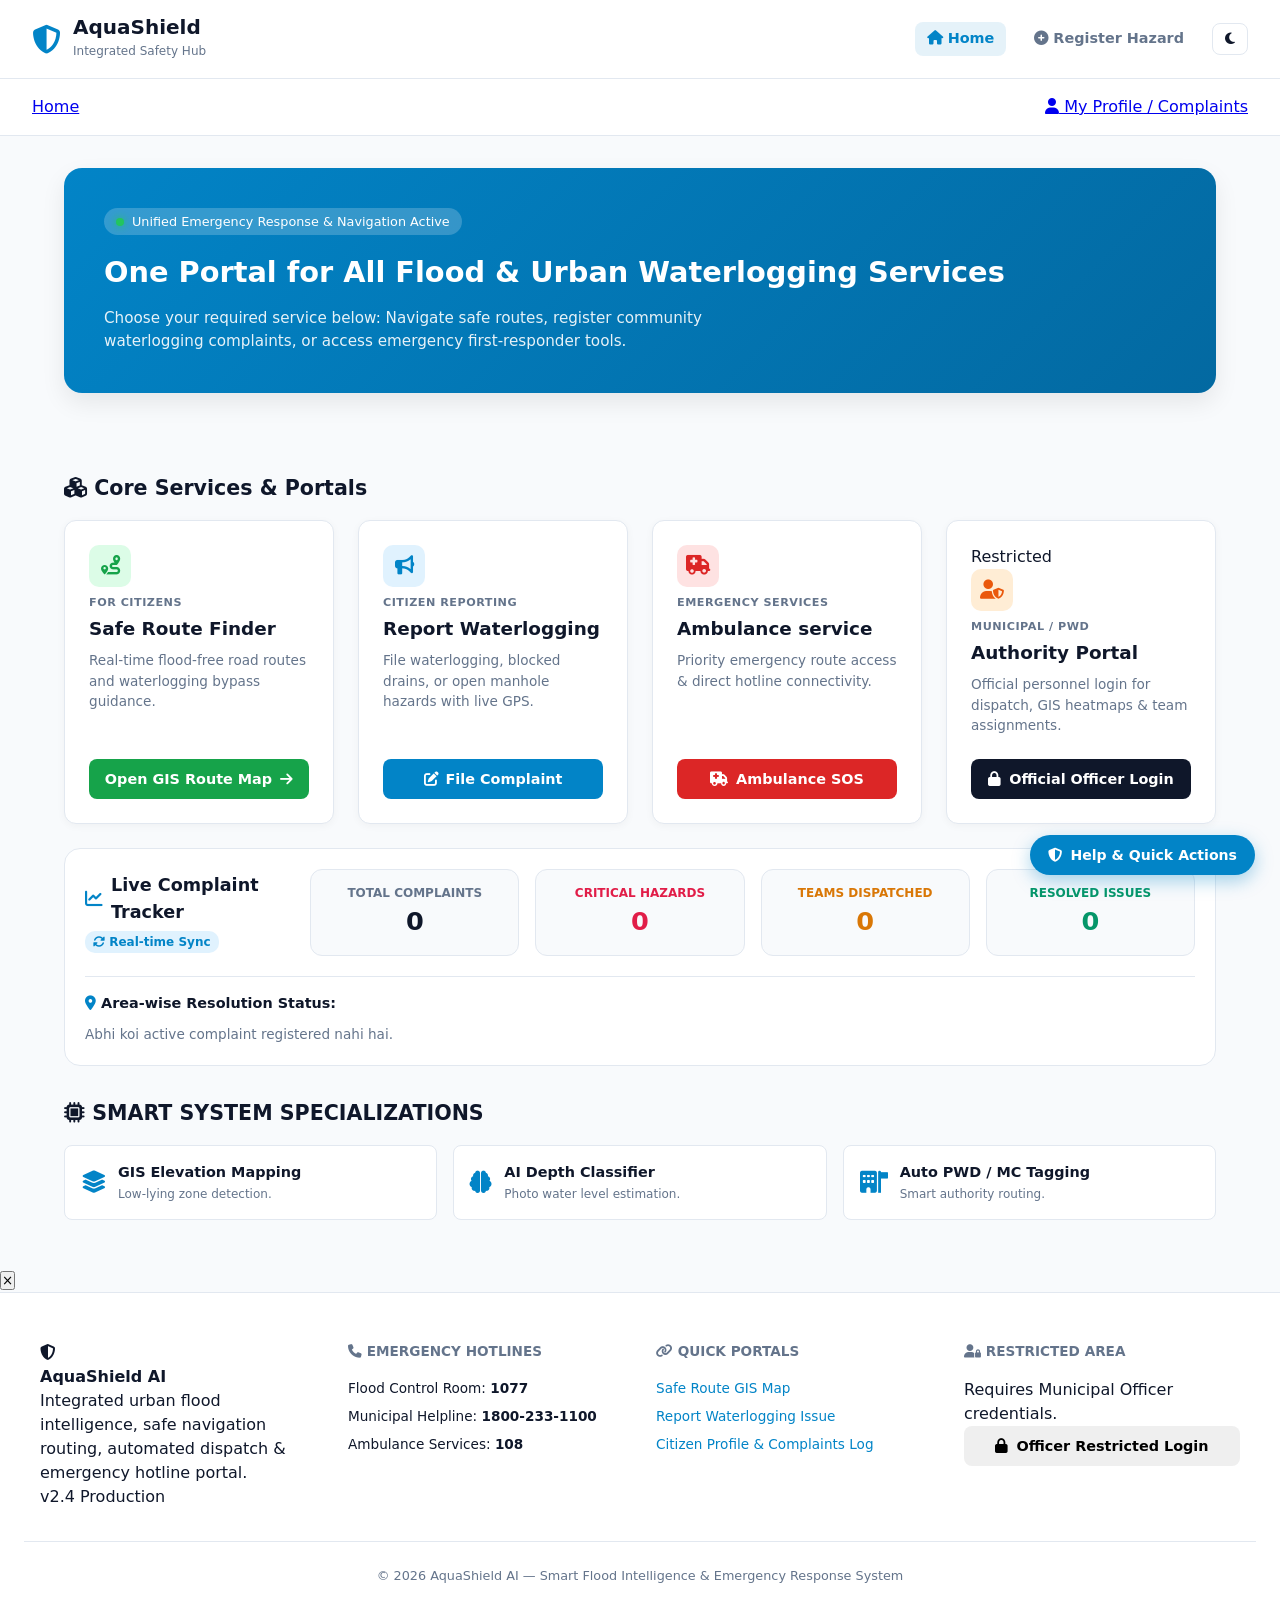
<file: index.html>
<!DOCTYPE html>
<html lang="en">
<head>
    <meta charset="UTF-8">
    <meta name="viewport" content="width=device-width, initial-scale=1.0">
    <title>AquaShield - Integrated Safety Hub</title>
    <link rel="stylesheet" href="https://cdnjs.cloudflare.com/ajax/libs/font-awesome/6.4.0/css/all.min.css">
    <link rel="stylesheet" href="style.css">

    <style>
        /* Live Stats Section Styling */
        .stats-container {
            background: #ffffff;
            border: 1px solid #e2e8f0;
            border-radius: 12px;
            padding: 20px;
            margin-bottom: 30px;
            box-shadow: 0 4px 15px rgba(0,0,0,0.05);
        }

        .stats-header {
            display: flex;
            align-items: center;
            justify-content: space-between;
            margin-bottom: 16px;
            padding-bottom: 10px;
            border-bottom: 1px solid #f1f5f9;
        }

        .stats-header h3 {
            margin: 0;
            font-size: 1.1rem;
            color: #0f172a;
            display: flex;
            align-items: center;
            gap: 8px;
        }

        /* 4 Horizontal Cards Grid */
        .stats-grid {
            display: grid;
            grid-template-columns: repeat(4, 1fr);
            gap: 15px;
            margin-bottom: 20px;
        }

        .stat-card {
            background: #f8fafc;
            border-radius: 10px;
            padding: 16px;
            border: 1px solid #e2e8f0;
            border-top: 4px solid #cbd5e1;
            display: flex;
            align-items: center;
            justify-content: space-between;
            transition: transform 0.2s ease;
        }

        .stat-card:hover {
            transform: translateY(-2px);
        }

        .stat-card.total { border-top-color: #0284c7; background: linear-gradient(180deg, #f0f9ff 0%, #ffffff 100%); }
        .stat-card.critical { border-top-color: #e11d48; background: linear-gradient(180deg, #fff1f2 0%, #ffffff 100%); }
        .stat-card.dispatched { border-top-color: #d97706; background: linear-gradient(180deg, #fffbeb 0%, #ffffff 100%); }
        .stat-card.resolved { border-top-color: #059669; background: linear-gradient(180deg, #f0fdf4 0%, #ffffff 100%); }

        .stat-info h4 {
            margin: 0 0 4px 0;
            font-size: 0.75rem;
            color: #64748b;
            text-transform: uppercase;
            letter-spacing: 0.5px;
            font-weight: 700;
        }

        .stat-info span {
            font-size: 1.7rem;
            font-weight: 700;
            color: #0f172a;
            line-height: 1;
        }

        .stat-icon {
            font-size: 1.7rem;
            opacity: 0.85;
        }

        /* Area Breakdown List */
        .area-breakdown {
            background: #f8fafc;
            border-radius: 10px;
            padding: 15px 18px;
            border: 1px dashed #cbd5e1;
        }

        .area-grid {
            display: grid;
            grid-template-columns: repeat(auto-fill, minmax(220px, 1fr));
            gap: 10px;
            margin-top: 8px;
        }

        .area-item {
            background: #ffffff;
            padding: 10px 12px;
            border-radius: 8px;
            font-size: 0.85rem;
            display: flex;
            justify-content: space-between;
            align-items: center;
            border: 1px solid #e2e8f0;
        }

        .badge-solved { background: #dcfce7; color: #15803d; padding: 2px 8px; border-radius: 12px; font-weight: 600; font-size: 0.75rem; }
        .badge-pending { background: #fee2e2; color: #b91c1c; padding: 2px 8px; border-radius: 12px; font-weight: 600; font-size: 0.75rem; }

        /* Floating Widget Button */
        .aqua-assistant-btn {
            position: fixed;
            bottom: 25px;
            right: 25px;
            background: #0284c7;
            color: #ffffff;
            border: none;
            padding: 12px 18px;
            border-radius: 30px;
            font-weight: 600;
            font-size: 0.88rem;
            cursor: pointer;
            box-shadow: 0 6px 18px rgba(2, 132, 199, 0.35);
            z-index: 9999;
            display: flex;
            align-items: center;
            gap: 8px;
            transition: all 0.25s ease;
        }

        .aqua-assistant-btn:hover {
            background: #0369a1;
            transform: translateY(-2px);
        }

        /* Modal / Pop-up Card */
        .aqua-widget-card {
            position: fixed;
            bottom: 85px;
            right: 25px;
            width: 330px;
            background: #ffffff;
            border: 1px solid #e2e8f0;
            border-radius: 14px;
            box-shadow: 0 12px 30px rgba(0, 0, 0, 0.15);
            z-index: 9999;
            display: none;
            flex-direction: column;
            overflow: hidden;
            font-family: system-ui, -apple-system, sans-serif;
        }

        .widget-header {
            background: #0f172a;
            color: #ffffff;
            padding: 14px 16px;
            display: flex;
            justify-content: space-between;
            align-items: center;
        }

        .widget-header h4 {
            margin: 0;
            font-size: 0.95rem;
            font-weight: 600;
            display: flex;
            align-items: center;
            gap: 8px;
        }

        .widget-body { padding: 16px; background: #f8fafc; }
        .widget-subtitle { font-size: 0.8rem; color: #64748b; margin-bottom: 12px; font-weight: 500; }

        .action-chips-grid { display: flex; flex-direction: column; gap: 8px; }
        .chip-btn {
            background: #ffffff;
            border: 1px solid #cbd5e1;
            border-radius: 8px;
            padding: 10px 12px;
            text-align: left;
            font-size: 0.83rem;
            color: #1e293b;
            font-weight: 500;
            cursor: pointer;
            display: flex;
            align-items: center;
            justify-content: space-between;
            transition: all 0.2s ease;
        }

        .chip-btn:hover { border-color: #0284c7; background: #f0f9ff; color: #0284c7; }
        .response-view { display: none; background: #ffffff; border: 1px solid #e2e8f0; border-radius: 8px; padding: 12px; margin-top: 10px; font-size: 0.82rem; color: #334155; line-height: 1.5; }
        .back-link { color: #0284c7; font-size: 0.78rem; font-weight: 600; cursor: pointer; display: inline-block; margin-bottom: 8px; }

        @media (max-width: 992px) {
            .stats-grid { grid-template-columns: repeat(2, 1fr); }
        }
        @media (max-width: 576px) {
            .stats-grid { grid-template-columns: 1fr; }
            .aqua-widget-card { width: 300px; right: 15px; bottom: 80px; }
            .aqua-assistant-btn { right: 15px; bottom: 20px; }
        }
    </style>
</head>
<body class="light-theme">

    <!-- Top Navbar -->
    <nav class="navbar">
        <div class="nav-brand">
            <i class="fa-solid fa-shield-halved logo-icon"></i>
            <div>
                <h1>AquaShield</h1>
                <span>Integrated Safety Hub</span>
            </div>
        </div>
        <div class="nav-links">
            <a href="index.html" class="nav-item active"><i class="fa-solid fa-house"></i> Home</a>
            <a href="#" onclick="handleProtectedNavigation('report.html')" class="nav-item"><i class="fa-solid fa-circle-plus"></i> Register Hazard</a>
            <button id="themeToggle" class="theme-btn" onclick="toggleTheme()" title="Toggle Theme">
                <i class="fa-solid fa-moon" id="themeIcon"></i>
            </button>
        </div>
    </nav>

    <nav class="navbar">
  <a href="index.html" class="nav-link">Home</a>
  <!-- Naya Profile Button -->
  <a href="profile.html" class="nav-link profile-btn">
    <i class="fas fa-user"></i> My Profile / Complaints
  </a>
</nav>

    <!-- Hero Banner -->
    <header class="hero-section">
        <div class="hero-card">
            <div class="status-badge">
                <span class="pulse-dot"></span> Unified Emergency Response & Navigation Active
            </div>
            <h2>One Portal for All Flood & Urban Waterlogging Services</h2>
            <p>Choose your required service below: Navigate safe routes, register community waterlogging complaints, or access emergency first-responder tools.</p>
        </div>
    </header>

    <!-- Main Content Container -->
    <main class="container">

        <!-- 1. CORE SERVICES GRID -->
        <div class="section-title">
            <h3><i class="fa-solid fa-cubes"></i> Core Services & Portals</h3>
        </div>

        <div class="services-grid">
            <div class="card card-green">
                <div class="card-icon icon-green"><i class="fa-solid fa-route"></i></div>
                <span class="sub-label">FOR CITIZENS</span>
                <h4>Safe Route Finder</h4>
                <p>Real-time flood-free road routes and waterlogging bypass guidance.</p>
                <button class="btn btn-green" onclick="handleProtectedNavigation('gis-map.html')">Open GIS Route Map <i class="fa-solid fa-arrow-right"></i></button>
            </div>

            <div class="card card-blue">
                <div class="card-icon icon-blue"><i class="fa-solid fa-bullhorn"></i></div>
                <span class="sub-label">CITIZEN REPORTING</span>
                <h4>Report Waterlogging</h4>
                <p>File waterlogging, blocked drains, or open manhole hazards with live GPS.</p>
                <button class="btn btn-blue" onclick="handleProtectedNavigation('report.html')"><i class="fa-solid fa-pen-to-square"></i> File Complaint</button>
            </div>

            <div class="card card-red">
                <div class="card-icon icon-red"><i class="fa-solid fa-truck-medical"></i></div>
                <span class="sub-label">EMERGENCY SERVICES</span>
                <h4>Ambulance service</h4>
                <p>Priority emergency route access & direct hotline connectivity.</p>
                <button class="btn btn-red" onclick="window.location.href='ambulance.html'"><i class="fa-solid fa-truck-medical"></i> Ambulance SOS</button>
            </div>

            <div class="card card-orange">
                <div class="card-badge">Restricted</div>
                <div class="card-icon icon-orange"><i class="fa-solid fa-user-shield"></i></div>
                <span class="sub-label">MUNICIPAL / PWD</span>
                <h4>Authority Portal</h4>
                <p>Official personnel login for dispatch, GIS heatmaps & team assignments.</p>
                <button class="btn btn-dark" onclick="window.location.href='officer-login.html'"><i class="fa-solid fa-lock"></i> Official Officer Login</button>
            </div>
        </div>


        <!-- Live Complaint Resolution Tracker Section -->
<div style="background:var(--card-bg, #ffffff); border:1px solid var(--border-color, #e2e8f0); border-radius:16px; padding:20px; margin-top:24px;">
    <div style="display:grid; grid-template-columns: repeat(auto-fit, minmax(180px, 1fr)); gap:16px; align-items:center;">
        
        <!-- Title Box -->
        <div>
            <h3 style="font-size:1.1rem; font-weight:700; color:var(--text-primary, #0f172a); display:flex; align-items:center; gap:8px;">
                <i class="fa-solid fa-chart-line" style="color:#0284c7;"></i> Live Complaint Tracker
            </h3>
            <span style="font-size:0.75rem; background:#e0f2fe; color:#0284c7; padding:2px 8px; border-radius:10px; font-weight:600; display:inline-block; margin-top:6px;">
                <i class="fa-solid fa-rotate"></i> Real-time Sync
            </span>
        </div>

        <!-- Counter 1: Total -->
        <div style="background:#f8fafc; border:1px solid #e2e8f0; padding:14px; border-radius:12px; text-align:center;">
            <span style="font-size:0.75rem; font-weight:700; color:#64748b; display:block;">TOTAL COMPLAINTS</span>
            <strong id="statTotal" style="font-size:1.6rem; color:#0f172a;">0</strong>
        </div>

        <!-- Counter 2: Critical -->
        <div style="background:#f8fafc; border:1px solid #e2e8f0; padding:14px; border-radius:12px; text-align:center;">
            <span style="font-size:0.75rem; font-weight:700; color:#e11d48; display:block;">CRITICAL HAZARDS</span>
            <strong id="statCritical" style="font-size:1.6rem; color:#e11d48;">0</strong>
        </div>

        <!-- Counter 3: Dispatched -->
        <div style="background:#f8fafc; border:1px solid #e2e8f0; padding:14px; border-radius:12px; text-align:center;">
            <span style="font-size:0.75rem; font-weight:700; color:#d97706; display:block;">TEAMS DISPATCHED</span>
            <strong id="statDispatched" style="font-size:1.6rem; color:#d97706;">0</strong>
        </div>

        <!-- Counter 4: Resolved -->
        <div style="background:#f8fafc; border:1px solid #e2e8f0; padding:14px; border-radius:12px; text-align:center;">
            <span style="font-size:0.75rem; font-weight:700; color:#059669; display:block;">RESOLVED ISSUES</span>
            <strong id="statResolved" style="font-size:1.6rem; color:#059669;">0</strong>
        </div>

    </div>

    <!-- Area-wise Recent Complaints Box -->
    <div style="margin-top:20px; padding-top:16px; border-top:1px solid #e2e8f0;">
        <h4 style="font-size:0.9rem; font-weight:700; color:#0f172a; margin-bottom:10px;">
            <i class="fa-solid fa-location-dot" style="color:#0284c7;"></i> Area-wise Resolution Status:
        </h4>
        <div id="complaintsListContainer">
            <p style="color:#64748b; font-size:0.85rem; margin:0;">Abhi koi active complaint registered nahi hai.</p>
        </div>
    </div>
</div>


        <!-- Smart System Specializations Section -->
        <div class="section-title spec-title">
            <h3><i class="fa-solid fa-microchip"></i> SMART SYSTEM SPECIALIZATIONS</h3>
        </div>

        <div class="specs-grid">
            <div class="spec-card clickable-card" onclick="openSpecModal('gis')">
                <div class="spec-icon"><i class="fa-solid fa-layer-group"></i></div>
                <div class="spec-info">
                    <h5>GIS Elevation Mapping</h5>
                    <p>Low-lying zone detection.</p>
                </div>
            </div>

            <div class="spec-card clickable-card" onclick="openSpecModal('ai_depth')">
                <div class="spec-icon"><i class="fa-solid fa-brain"></i></div>
                <div class="spec-info">
                    <h5>AI Depth Classifier</h5>
                    <p>Photo water level estimation.</p>
                </div>
            </div>

            <div class="spec-card clickable-card" onclick="openSpecModal('pwd_tag')">
                <div class="spec-icon"><i class="fa-solid fa-building-flag"></i></div>
                <div class="spec-info">
                    <h5>Auto PWD / MC Tagging</h5>
                    <p>Smart authority routing.</p>
                </div>
            </div>
        </div>
    </main>

    <!-- Modal Overlay for Interactive Specializations -->
    <div id="specModal" class="modal-overlay">
        <div class="modal-box">
            <button class="modal-close" onclick="closeSpecModal()">&times;</button>
            <div id="modalBody"></div>
        </div>
    </div>

    <!-- Footer -->
    <footer class="footer">
        <div class="footer-grid">
            <div class="footer-col brand-col">
                <div class="footer-brand">
                    <i class="fa-solid fa-shield-halved"></i>
                    <h4>AquaShield AI</h4>
                </div>
                <p>Integrated urban flood intelligence, safe navigation routing, automated dispatch & emergency hotline portal.</p>
                <span class="version-tag">v2.4 Production</span>
            </div>

            <div class="footer-col">
                <h5><i class="fa-solid fa-phone"></i> EMERGENCY HOTLINES</h5>
                <ul>
                    <li><span>Flood Control Room:</span> <strong class="red-txt">1077</strong></li>
                    <li><span>Municipal Helpline:</span> <strong class="blue-txt">1800-233-1100</strong></li>
                    <li><span>Ambulance Services:</span> <strong class="blue-txt">108</strong></li>
                </ul>
            </div>

            <div class="footer-col">
                <h5><i class="fa-solid fa-link"></i> QUICK PORTALS</h5>
                <ul>
                    <li><a href="#" onclick="handleProtectedNavigation('gis-map.html')" class="green-link">Safe Route GIS Map</a></li>
                    <li><a href="#" onclick="handleProtectedNavigation('report.html')">Report Waterlogging Issue</a></li>
                    <li><a href="#" onclick="handleProtectedNavigation('profile.html')">Citizen Profile & Complaints Log</a></li>
                </ul>
            </div>

            <div class="footer-col">
                <h5><i class="fa-solid fa-user-lock"></i> RESTRICTED AREA</h5>
                <p class="small-p">Requires Municipal Officer credentials.</p>
                <button class="btn btn-restricted" onclick="window.location.href='officer-login.html'">
                    <i class="fa-solid fa-lock"></i> Officer Restricted Login
                </button>
            </div>
        </div>
        <div class="footer-bottom">
            <p>© 2026 AquaShield AI — Smart Flood Intelligence & Emergency Response System</p>
        </div>
    </footer>

    <!-- Floating Trigger Button -->
    <button class="aqua-assistant-btn" onclick="toggleAquaWidget()">
        <i class="fa-solid fa-shield-halved"></i> Help & Quick Actions
    </button>

    <!-- Professional Service Card Widget -->
    <div class="aqua-widget-card" id="aquaWidgetCard">
        <div class="widget-header">
            <h4><i class="fa-solid fa-circle-info" style="color:#38bdf8;"></i> AquaShield Help Desk</h4>
            <i class="fa-solid fa-xmark" style="cursor:pointer; opacity:0.8;" onclick="toggleAquaWidget()"></i>
        </div>

        <div class="widget-body">
            <div id="chipsMenuView">
                <div class="widget-subtitle">Select an option for quick information:</div>
                <div class="action-chips-grid">
                    <button class="chip-btn" onclick="showOptionDetail('helpline')">
                        <span>🚨 Emergency Helplines</span>
                        <i class="fa-solid fa-chevron-right" style="font-size:0.7rem; color:#94a3b8;"></i>
                    </button>
                    <button class="chip-btn" onclick="showOptionDetail('shelter')">
                        <span>🏫 Nearest Relief Centers</span>
                        <i class="fa-solid fa-chevron-right" style="font-size:0.7rem; color:#94a3b8;"></i>
                    </button>
                    <button class="chip-btn" onclick="showOptionDetail('gis')">
                        <span>🗺️ Safe Route Navigation</span>
                        <i class="fa-solid fa-chevron-right" style="font-size:0.7rem; color:#94a3b8;"></i>
                    </button>
                    <button class="chip-btn" onclick="showOptionDetail('report')">
                        <span>📢 Report Waterlogging Issue</span>
                        <i class="fa-solid fa-chevron-right" style="font-size:0.7rem; color:#94a3b8;"></i>
                    </button>
                </div>
            </div>

            <div class="response-view" id="responseView">
                <span class="back-link" onclick="resetMenuView()"><i class="fa-solid fa-arrow-left"></i> Back to options</span>
                <div id="responseContent"></div>
            </div>
        </div>
    </div>

    <script src="app.js"></script>

    <script>
        function loadComplaintStats() {
            let rawData = localStorage.getItem('complaints') || localStorage.getItem('aquaShieldComplaints');
            let complaints = rawData ? JSON.parse(rawData) : [];

            let total = complaints.length;
            let critical = 0;
            let dispatched = 0;
            let resolved = 0;

            let areaMap = {};

            if (total > 0) {
                complaints.forEach(c => {
                    let status = (c.status || 'Pending').toLowerCase();
                    
                    if (status === 'critical') critical++;
                    else if (status === 'dispatched') dispatched++;
                    else if (status === 'resolved' || status === 'solved' || status === 'completed') resolved++;

                    let areaName = c.area || c.location || c.address || 'General City Zone';
                    if (!areaMap[areaName]) {
                        areaMap[areaName] = { solved: 0, pending: 0 };
                    }

                    if (status === 'resolved' || status === 'solved' || status === 'completed') {
                        areaMap[areaName].solved++;
                    } else {
                        areaMap[areaName].pending++;
                    }
                });
            }

            // Update Authority style counters
            if (document.getElementById('mainStatTotal')) document.getElementById('mainStatTotal').innerText = total;
            if (document.getElementById('mainStatCritical')) document.getElementById('mainStatCritical').innerText = critical;
            if (document.getElementById('mainStatDispatched')) document.getElementById('mainStatDispatched').innerText = dispatched;
            if (document.getElementById('mainStatResolved')) document.getElementById('mainStatResolved').innerText = resolved;

            // Area Grid Build
            let areaGridHTML = '';
            if (total === 0) {
                areaGridHTML = '<p style="color:#64748b; font-size:0.85rem; margin:0;">Abhi koi active complaint registered nahi hai.</p>';
            } else {
                for (let area in areaMap) {
                    let s = areaMap[area].solved;
                    let p = areaMap[area].pending;
                    areaGridHTML += `
                        <div class="area-item">
                            <strong>${area}</strong>
                            <div>
                                ${s > 0 ? `<span class="badge-solved">${s} Solved</span>` : ''}
                                ${p > 0 ? `<span class="badge-pending">${p} Pending</span>` : ''}
                            </div>
                        </div>
                    `;
                }
            }

            document.getElementById('areaGrid').innerHTML = areaGridHTML;
        }

        document.addEventListener('DOMContentLoaded', loadComplaintStats);

        function toggleAquaWidget() {
            const card = document.getElementById('aquaWidgetCard');
            card.style.display = (card.style.display === 'flex') ? 'none' : 'flex';
            if (card.style.display === 'flex') resetMenuView();
        }

        function resetMenuView() {
            document.getElementById('chipsMenuView').style.display = 'block';
            document.getElementById('responseView').style.display = 'none';
        }

        function showOptionDetail(type) {
            document.getElementById('chipsMenuView').style.display = 'none';
            const view = document.getElementById('responseView');
            const content = document.getElementById('responseContent');
            view.style.display = 'block';

            if (type === 'helpline') {
                content.innerHTML = `
                    <strong style="color:#0f172a; display:block; margin-bottom:6px;">🚨 Emergency Helpline Numbers</strong>
                    <ul style="margin:0; padding-left:18px;">
                        <li><strong>Disaster Management:</strong> 112</li>
                        <li><strong>City Flood Control Room:</strong> 1077</li>
                        <li><strong>Ambulance Service:</strong> 108</li>
                    </ul>
                `;
            } else if (type === 'shelter') {
                content.innerHTML = `
                    <strong style="color:#0f172a; display:block; margin-bottom:6px;">🏫 Designated Relief Shelters</strong>
                    <ul style="margin:0; padding-left:18px;">
                        <li><strong>Zone 1:</strong> Community Hall, Old Palasia</li>
                        <li><strong>Zone 2:</strong> Indoor Stadium, Race Course</li>
                    </ul>
                `;
            } else if (type === 'gis') {
                content.innerHTML = `
                    <strong style="color:#0f172a; display:block; margin-bottom:6px;">🗺️ Flood-Safe GIS Navigation</strong>
                    <p style="margin:0 0 8px 0;">Use our real-time interactive GIS map to generate safe travel routes.</p>
                    <a href="gis-map.html" style="color:#0284c7; font-weight:bold; text-decoration:none;">Go to GIS Navigation Map &rarr;</a>
                `;
            } else if (type === 'report') {
                content.innerHTML = `
                    <strong style="color:#0f172a; display:block; margin-bottom:6px;">📢 Report Waterlogging Issue</strong>
                    <p style="margin:0 0 8px 0;">Register waterlogging complaints directly from the portal.</p>
                    <a href="report.html" style="color:#0284c7; font-weight:bold; text-decoration:none;">Go to Report Hazard Page &rarr;</a>
                `;
            }
        }
    
    
    document.addEventListener('DOMContentLoaded', () => {
        renderLiveTracker();
    });

    document.addEventListener('DOMContentLoaded', updateIndexTracker);

    function updateIndexTracker() {
        // LocalStorage se complaint list fetch karein
        const complaints = JSON.parse(localStorage.getItem('aqua_complaints') || '[]');

        // 1. Calculations
        const total = complaints.length;
        const critical = complaints.filter(c => 
            c.depth === 'severe' || c.depth === 'waist' || c.priority === 'Critical' || c.priority === 'high'
        ).length;
        const dispatched = complaints.filter(c => c.status === 'Dispatched' || c.status === 'Under Response').length;
        const resolved = complaints.filter(c => c.status === 'Resolved').length;

        // 2. Numbers Update Karein
        if(document.getElementById('statTotal')) document.getElementById('statTotal').innerText = total;
        if(document.getElementById('statCritical')) document.getElementById('statCritical').innerText = critical;
        if(document.getElementById('statDispatched')) document.getElementById('statDispatched').innerText = dispatched;
        if(document.getElementById('statResolved')) document.getElementById('statResolved').innerText = resolved;

        // 3. Status Box List Render Karein
        const listContainer = document.getElementById('complaintsListContainer');
        if (listContainer) {
            if (complaints.length === 0) {
                listContainer.innerHTML = '<p style="color:#64748b; font-size:0.85rem; margin:0;">Abhi koi active complaint registered nahi hai.</p>';
            } else {
                // Latests 3 complaints dikhayega
                listContainer.innerHTML = complaints.slice(-3).reverse().map(item => {
                    let isResolved = item.status === 'Resolved';
                    let isDispatched = item.status === 'Dispatched';
                    let badgeBg = isResolved ? '#d1fae5' : (isDispatched ? '#fef3c7' : '#ffe4e6');
                    let badgeColor = isResolved ? '#059669' : (isDispatched ? '#d97706' : '#e11d48');

                    return `
                        <div style="background:#f8fafc; border:1px solid #e2e8f0; padding:10px 14px; border-radius:10px; margin-bottom:8px; display:flex; justify-content:space-between; align-items:center;">
                            <div>
                                <strong style="font-size:0.88rem; color:#0f172a;">${item.id || 'REPORT'}</strong>
                                <span style="font-size:0.8rem; color:#64748b; margin-left:10px;">
                                    <i class="fa-solid fa-location-dot" style="color:#0284c7;"></i> ${item.location || 'Live GPS'}
                                </span>
                            </div>
                            <span style="font-size:0.75rem; padding:3px 10px; border-radius:12px; font-weight:bold; background:${badgeBg}; color:${badgeColor};">
                                ${item.status || 'Pending'}
                            </span>
                        </div>
                    `;
                }).join('');
            }
        }
    }

   </script>
    </body>
</html>
</file>
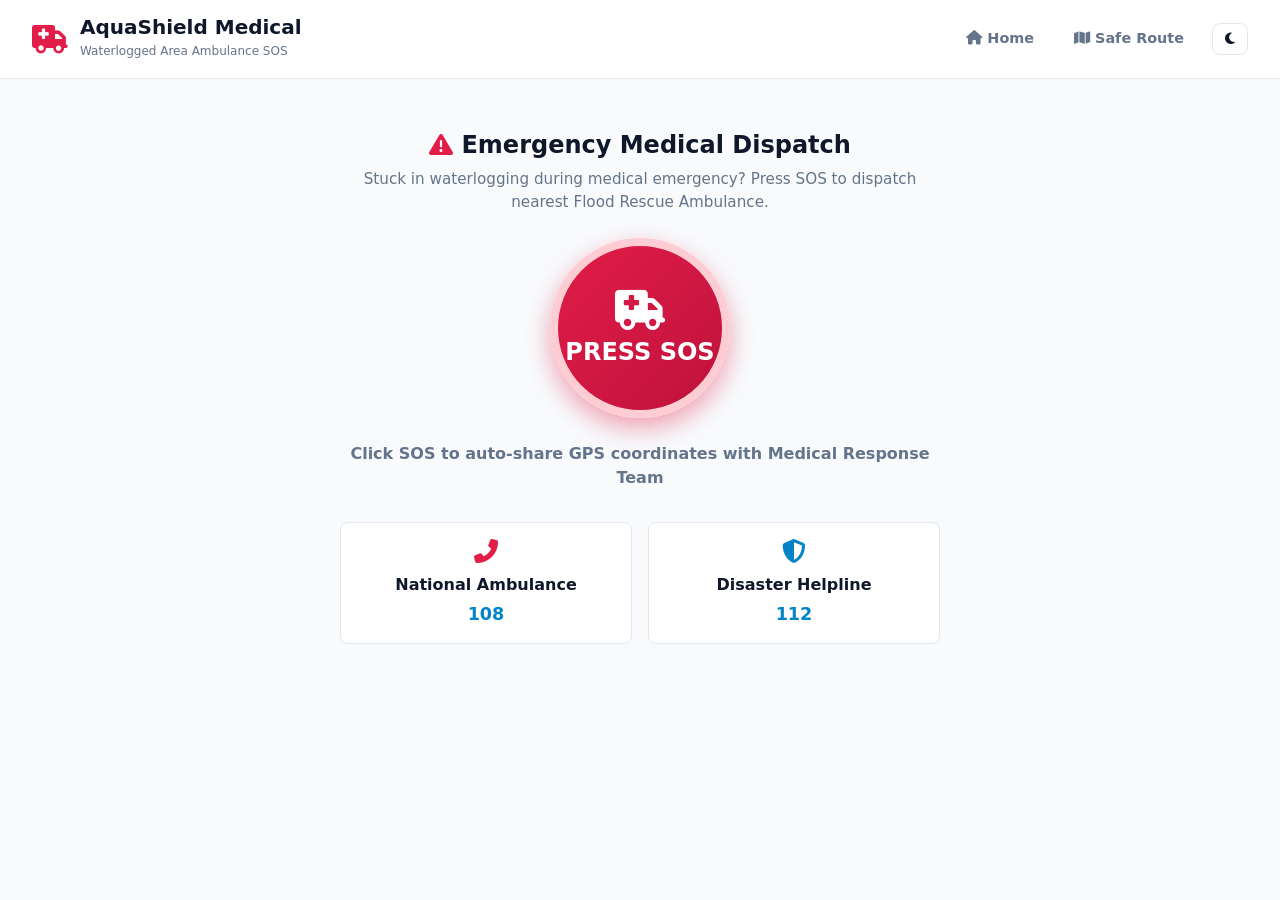
<file: ambulance.html>
<!DOCTYPE html>
<html lang="en">
<head>
    <meta charset="UTF-8">
    <meta name="viewport" content="width=device-width, initial-scale=1.0">
    <title>Emergency Water Ambulance - AquaShield</title>
    
    <!-- FontAwesome & CSS -->
    <link rel="stylesheet" href="https://cdnjs.cloudflare.com/ajax/libs/font-awesome/6.4.0/css/all.min.css">
    <link rel="stylesheet" href="style.css">

    <style>
        .sos-container {
            max-width: 600px;
            margin: 2rem auto;
            text-align: center;
        }

        .sos-btn {
            width: 180px;
            height: 180px;
            border-radius: 50%;
            background: linear-gradient(135deg, #e11d48, #be123c);
            color: #ffffff;
            border: 8px solid #fecdd3;
            font-size: 1.5rem;
            font-weight: bold;
            cursor: pointer;
            box-shadow: 0 10px 25px rgba(225, 29, 72, 0.4);
            transition: all 0.3s ease;
            display: flex;
            flex-direction: column;
            justify-content: center;
            align-items: center;
            margin: 1.5rem auto;
            animation: pulse-ring 2s infinite;
        }

        .sos-btn:hover {
            transform: scale(1.05);
            background: linear-gradient(135deg, #be123c, #9f1239);
        }

        @keyframes pulse-ring {
            0% { box-shadow: 0 0 0 0 rgba(225, 29, 72, 0.6); }
            70% { box-shadow: 0 0 0 20px rgba(225, 29, 72, 0); }
            100% { box-shadow: 0 0 0 0 rgba(225, 29, 72, 0); }
        }

        .dispatch-card {
            background: var(--card-bg, #ffffff);
            border: 1px solid var(--border-color, #e2e8f0);
            border-radius: 12px;
            padding: 1.5rem;
            margin-top: 1.5rem;
            display: none;
            text-align: left;
        }

        .emergency-grid {
            display: grid;
            grid-template-columns: repeat(auto-fit, minmax(200px, 1fr));
            gap: 1rem;
            margin-top: 2rem;
        }

        .contact-card {
            background: var(--card-bg, #ffffff);
            border: 1px solid var(--border-color, #e2e8f0);
            padding: 1rem;
            border-radius: 8px;
            text-align: center;
        }
    </style>
</head>
<body class="light-theme">

    <nav class="navbar">
        <div class="nav-brand">
            <i class="fa-solid fa-truck-medical logo-icon" style="color:#e11d48;"></i>
            <div>
                <h1>AquaShield Medical</h1>
                <span>Waterlogged Area Ambulance SOS</span>
            </div>
        </div>
        <div class="nav-links">
            <a href="index.html" class="nav-item"><i class="fa-solid fa-house"></i> Home</a>
            <a href="gis-map.html" class="nav-item"><i class="fa-solid fa-map"></i> Safe Route</a>
            <button class="theme-btn" onclick="toggleTheme()"><i id="themeIcon" class="fa-solid fa-moon"></i></button>
        </div>
    </nav>

    <main class="container">
        <div class="sos-container">
            <h2 style="color:var(--text-primary); margin-bottom: 5px;">
                <i class="fa-solid fa-triangle-exclamation" style="color:#e11d48;"></i> Emergency Medical Dispatch
            </h2>
            <p style="color:var(--text-secondary); font-size: 0.95rem;">
                Stuck in waterlogging during medical emergency? Press SOS to dispatch nearest Flood Rescue Ambulance.
            </p>

            <!-- BIG SOS BUTTON -->
            <button id="sosBtn" class="sos-btn" onclick="triggerSOS()">
                <i class="fa-solid fa-truck-medical" style="font-size: 2.5rem; margin-bottom: 8px;"></i>
                PRESS SOS
            </button>

            <div id="sosStatus" style="font-weight: bold; color: var(--text-secondary); margin-top: 10px;">
                Click SOS to auto-share GPS coordinates with Medical Response Team
            </div>

            <!-- AMBULANCE DISPATCH TRACKER CARD -->
            <div id="dispatchCard" class="dispatch-card">
                <div style="display:flex; justify-content:space-between; align-items:center; border-bottom:1px solid var(--border-color); padding-bottom:10px; margin-bottom:10px;">
                    <h3 style="margin:0; color:#059669;"><i class="fa-solid fa-circle-check"></i> Ambulance Dispatched!</h3>
                    <span id="etaBadge" style="background:#d1fae5; color:#059669; padding:4px 10px; border-radius:20px; font-weight:bold; font-size:0.85rem;">ETA: 8 mins</span>
                </div>

                <div style="font-size:0.9rem; line-height:1.6; color:var(--text-primary);">
                    <p style="margin:4px 0;"><strong>Driver Name:</strong> Vikram Singh (Boat-Ambulance #04)</p>
                    <p style="margin:4px 0;"><strong>Vehicle Type:</strong> High-Clearance Water Rescue Van</p>
                    <p style="margin:4px 0;"><strong>Target Coordinates:</strong> <span id="userGpsTxt" style="color:#0284c7; font-weight:bold;">Fetching...</span></p>
                    <p style="margin:4px 0;"><strong>Status:</strong> <span style="color:#d97706; font-weight:bold;">En-route through safe flyover route...</span></p>
                </div>

                <div style="margin-top:15px; display:flex; gap:10px;">
                    <a href="tel:108" class="btn btn-green" style="flex:1; text-align:center; text-decoration:none; padding:10px;">
                        <i class="fa-solid fa-phone"></i> Call Driver
                    </a>
                    <button class="btn btn-dark" onclick="cancelSOS()" style="padding:10px;">Cancel Request</button>
                </div>
            </div>

            <!-- DIRECT HOTLINE NUMBERS -->
            <div class="emergency-grid">
                <div class="contact-card">
                    <i class="fa-solid fa-phone-flip" style="font-size:1.5rem; color:#e11d48; margin-bottom:6px;"></i>
                    <h4 style="margin:4px 0;">National Ambulance</h4>
                    <a href="tel:108" style="color:#0284c7; font-weight:bold; font-size:1.1rem; text-decoration:none;">108</a>
                </div>
                <div class="contact-card">
                    <i class="fa-solid fa-shield-halved" style="font-size:1.5rem; color:#0284c7; margin-bottom:6px;"></i>
                    <h4 style="margin:4px 0;">Disaster Helpline</h4>
                    <a href="tel:112" style="color:#0284c7; font-weight:bold; font-size:1.1rem; text-decoration:none;">112</a>
                </div>
            </div>
        </div>
    </main>

    <script src="app.js"></script>
    <script>
        function triggerSOS() {
            const statusTxt = document.getElementById('sosStatus');
            const card = document.getElementById('dispatchCard');
            const btn = document.getElementById('sosBtn');
            const gpsTxt = document.getElementById('userGpsTxt');

            statusTxt.innerHTML = `<span style="color:#0284c7;">⏳ Requesting Emergency Dispatch & Reading GPS...</span>`;
            btn.style.opacity = '0.6';
            btn.disabled = true;

            if (navigator.geolocation) {
                navigator.geolocation.getCurrentPosition((pos) => {
                    const lat = pos.coords.latitude.toFixed(4);
                    const lng = pos.coords.longitude.toFixed(4);
                    gpsTxt.innerText = `${lat}, ${lng}`;
                    showSuccess();
                }, () => {
                    // Fallback
                    gpsTxt.innerText = "22.7196, 75.8577 (Indore Central)";
                    showSuccess();
                });
            } else {
                gpsTxt.innerText = "22.7196, 75.8577 (Default)";
                showSuccess();
            }

            function showSuccess() {
                setTimeout(() => {
                    statusTxt.innerHTML = `<span style="color:#059669;">✓ Rescue Alert Signal Transmitted to Medical Command!</span>`;
                    card.style.display = 'block';
                    btn.style.opacity = '1';
                    btn.disabled = false;
                }, 1000);
            }
        }

        function cancelSOS() {
            document.getElementById('dispatchCard').style.display = 'none';
            document.getElementById('sosStatus').innerText = "Click SOS to auto-share GPS coordinates with Medical Response Team";
            alert("Emergency request cancelled successfully.");
        }
    </script>
</body>
</html>
</file>
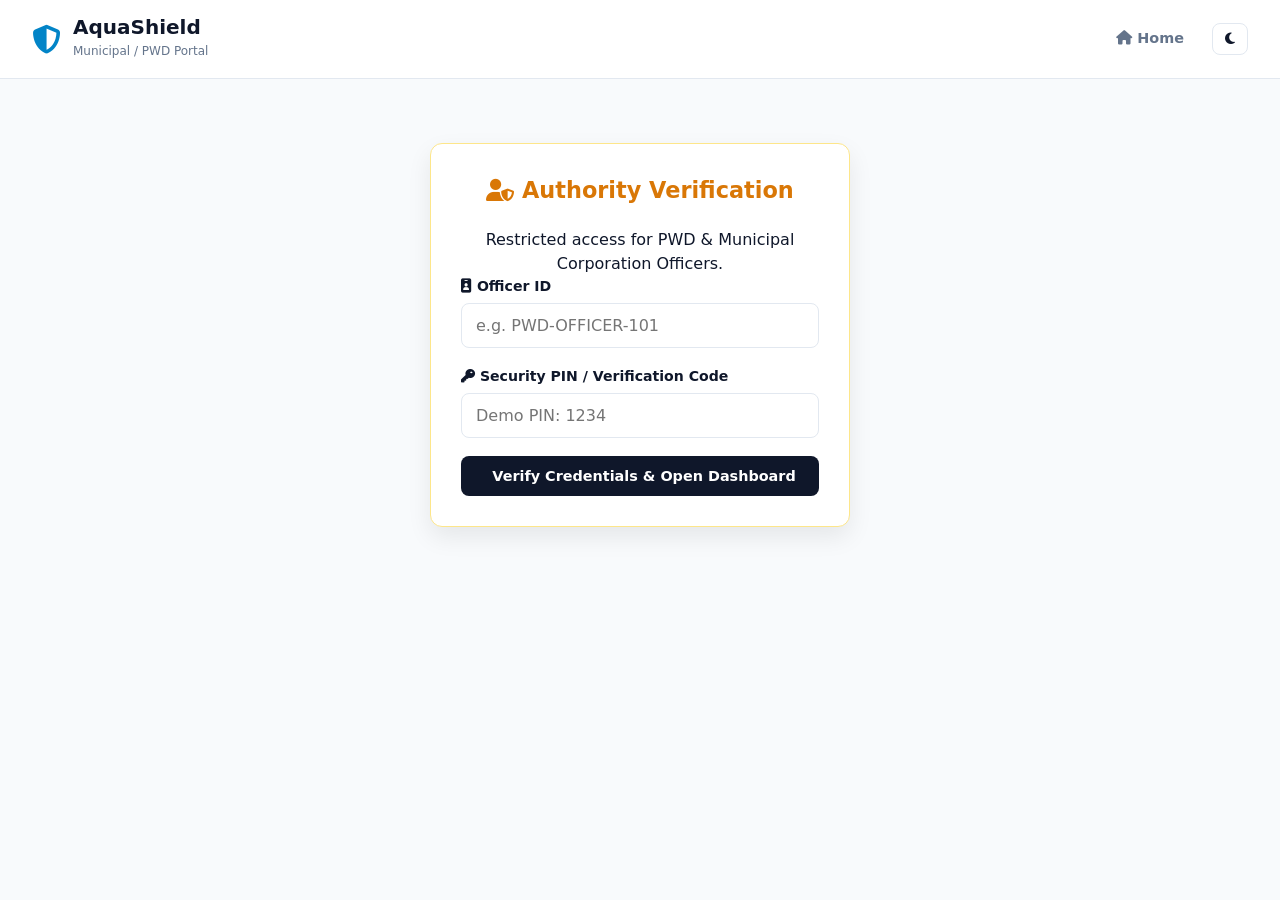
<file: dashboard.html>
<!DOCTYPE html>
<html lang="en">
<head>
    <meta charset="UTF-8">
    <meta name="viewport" content="width=device-width, initial-scale=1.0">
    <title>Authority Command Center - AquaShield</title>
    <link rel="stylesheet" href="https://cdnjs.cloudflare.com/ajax/libs/font-awesome/6.4.0/css/all.min.css">
    <link rel="stylesheet" href="style.css">
    <style>
        .stats-grid { display: grid; grid-template-columns: repeat(auto-fit, minmax(200px, 1fr)); gap: 1rem; margin-top: 1.2rem; }
        .stat-card { background: var(--card-bg); border: 1px solid var(--border-color); border-radius: 10px; padding: 1rem; display: flex; align-items: center; gap: 1rem; }
        .stat-icon { width: 48px; height: 48px; border-radius: 10px; display: flex; align-items: center; justify-content: center; font-size: 1.4rem; }
        .stat-info h4 { font-size: 1.4rem; font-weight: 700; color: var(--text-primary); margin: 0; }
        .stat-info p { font-size: 0.78rem; color: var(--text-secondary); margin: 0; }

        .dashboard-tools { display: flex; justify-content: space-between; align-items: center; margin-top: 1.5rem; flex-wrap: wrap; gap: 10px; }
        .filter-group { display: flex; gap: 8px; }
        .filter-btn { padding: 6px 14px; font-size: 0.8rem; border-radius: 20px; border: 1px solid var(--border-color); background: var(--bg-main); color: var(--text-primary); cursor: pointer; }
        .filter-btn.active { background: #0284c7; color: #fff; border-color: #0284c7; }

        .broadcast-box { background: var(--card-bg); border: 1px dashed var(--border-color); border-radius: 10px; padding: 1rem; margin-top: 1.5rem; display: flex; gap: 10px; align-items: center; }
        .broadcast-box input { flex-grow: 1; padding: 8px 12px; border-radius: 6px; border: 1px solid var(--border-color); background: var(--bg-main); color: var(--text-primary); font-size: 0.85rem; }

        .table-box { width: 100%; border-collapse: collapse; margin-top: 1rem; background: var(--card-bg); border-radius: 10px; overflow: hidden; border: 1px solid var(--border-color); }
        .table-box th, .table-box td { padding: 10px 14px; text-align: left; border-bottom: 1px solid var(--border-color); font-size: 0.82rem; }
        .table-box th { background: var(--bg-main); font-weight: 700; color: var(--text-primary); }
        .action-btns { display: flex; gap: 6px; }
    </style>
</head>
<body class="light-theme">

    <nav class="navbar">
        <div class="nav-brand">
            <i class="fa-solid fa-shield-halved logo-icon"></i>
            <div>
                <h1>AquaShield</h1>
                <span>Municipal Dispatch Hub</span>
            </div>
        </div>
        <div class="nav-links">
            <a href="index.html" class="nav-item"><i class="fa-solid fa-house"></i> Home</a>
            <button id="themeToggle" class="theme-btn" onclick="toggleTheme()"><i class="fa-solid fa-moon"></i></button>
            <button class="auth-btn" onclick="logout()"><i class="fa-solid fa-right-from-bracket"></i> Logout</button>
        </div>
    </nav>

    <main class="container">
        <!-- Stat Analytics Grid -->
        <div class="stats-grid">
            <div class="stat-card">
                <div class="stat-icon" style="background:#e0f2fe; color:#0284c7;"><i class="fa-solid fa-clipboard-list"></i></div>
                <div class="stat-info"><h4 id="statTotal">0</h4><p>Total Complaints</p></div>
            </div>
            <div class="stat-card">
                <div class="stat-icon" style="background:#ffe4e6; color:#e11d48;"><i class="fa-solid fa-triangle-exclamation"></i></div>
                <div class="stat-info"><h4 id="statCritical">0</h4><p>Critical Hazards</p></div>
            </div>
            <div class="stat-card">
                <div class="stat-icon" style="background:#fef3c7; color:#d97706;"><i class="fa-solid fa-truck-field"></i></div>
                <div class="stat-info"><h4 id="statDispatched">0</h4><p>Teams Dispatched</p></div>
            </div>
            <div class="stat-card">
                <div class="stat-icon" style="background:#d1fae5; color:#059669;"><i class="fa-solid fa-circle-check"></i></div>
                <div class="stat-info"><h4 id="statResolved">0</h4><p>Resolved Issues</p></div>
            </div>
        </div>

        <!-- Broadcast Advisory Box -->
        <div class="broadcast-box">
            <i class="fa-solid fa-bullhorn" style="color:#e11d48; font-size:1.2rem;"></i>
            <input type="text" id="broadcastInput" placeholder="Broadcast Emergency Alert Banner to Citizens (e.g. Severe rainfall alert in Sector 4)...">
            <button class="btn btn-blue" onclick="sendBroadcastAlert()"><i class="fa-solid fa-paper-plane"></i> Broadcast</button>
        </div>

        <!-- Filter Controls -->
        <div class="dashboard-tools">
            <h3 style="font-size:1.1rem; color:var(--text-primary);"><i class="fa-solid fa-list-check"></i> Live Dispatch Queue</h3>
            <div class="filter-group">
                <button class="filter-btn active" onclick="filterDashboard('all', this)">All</button>
                <button class="filter-btn" onclick="filterDashboard('critical', this)">Critical</button>
                <button class="filter-btn" onclick="filterDashboard('dispatched', this)">Dispatched</button>
                <button class="filter-btn" onclick="filterDashboard('resolved', this)">Resolved</button>
            </div>
        </div>

        <!-- Dynamic Complaints Table -->
        <table class="table-box">
            <thead>
                <tr>
                    <th>ID</th>
                    <th>Category</th>
                    <th>Depth</th>
                    <th>GPS Location</th>
                    <th>Dept. Tag</th>
                    <th>Status</th>
                    <th>Actions</th>
                </tr>
            </thead>
            <tbody id="complaintsTableBody">
                <!-- Dynamically Rendered -->
            </tbody>
        </table>
    </main>

    <script src="app.js"></script>
    <script>
        document.addEventListener('DOMContentLoaded', () => {
            if (localStorage.getItem('isOfficerLoggedIn') !== 'true') {
                alert("Security Restriction: Please login through Officer Portal.");
                window.location.href = 'officer-login.html';
                return;
            }
            loadAuthorityDashboard();
        });
    </script>
</body>
</html>
</file>
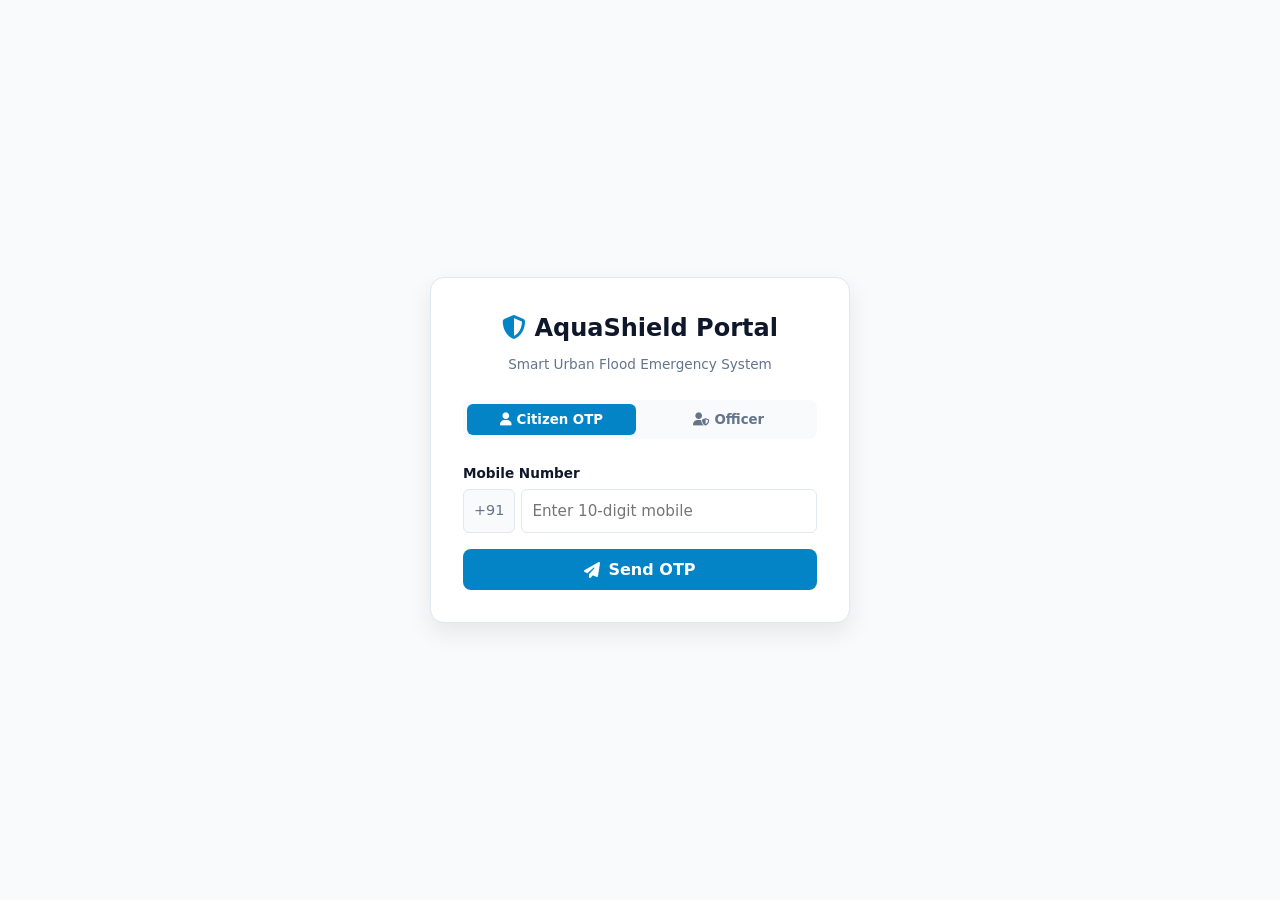
<file: login.html>
<!DOCTYPE html>
<html lang="en">
<head>
    <meta charset="UTF-8">
    <meta name="viewport" content="width=device-width, initial-scale=1.0">
    <title>Login - AquaShield Portal</title>
    <link rel="stylesheet" href="https://cdnjs.cloudflare.com/ajax/libs/font-awesome/6.4.0/css/all.min.css">
    <link rel="stylesheet" href="style.css">
</head>
<body class="light-theme" style="display:flex; justify-content:center; align-items:center; min-height:100vh; background:var(--bg-main, #f8fafc);">

    <div style="background:var(--card-bg, #ffffff); border:1px solid var(--border-color, #e2e8f0); padding:2rem; border-radius:14px; width:100%; max-width:420px; box-shadow:0 10px 25px rgba(0,0,0,0.08);">
        
        <!-- Header -->
        <div style="text-align:center; margin-bottom:1.5rem;">
            <h2 style="margin:0 0 6px 0; color:var(--text-primary, #0f172a); font-size:1.5rem;">
                <i class="fa-solid fa-shield-halved" style="color:#0284c7;"></i> AquaShield Portal
            </h2>
            <span style="font-size:0.85rem; color:var(--text-secondary, #64748b);">Smart Urban Flood Emergency System</span>
        </div>

        <!-- Role Toggle Tabs -->
        <div style="display:flex; gap:8px; margin-bottom:1.5rem; background:var(--bg-main, #f1f5f9); padding:4px; border-radius:8px;">
            <button id="tabCitizen" type="button" style="flex:1; padding:8px; border:none; border-radius:6px; font-weight:bold; cursor:pointer; background:#0284c7; color:#fff;" onclick="switchRole('citizen')">
                <i class="fa-solid fa-user"></i> Citizen OTP
            </button>
            <button id="tabOfficer" type="button" style="flex:1; padding:8px; border:none; border-radius:6px; font-weight:bold; cursor:pointer; background:transparent; color:var(--text-secondary);" onclick="switchRole('officer')">
                <i class="fa-solid fa-user-shield"></i> Officer
            </button>
        </div>

        <!-- 1. CITIZEN OTP SECTION -->
        <div id="citizenSection">
            <!-- Mobile Step -->
            <div id="phoneStep">
                <label style="font-size:0.85rem; font-weight:bold; color:var(--text-primary); display:block; margin-bottom:6px;">Mobile Number</label>
                <div style="display:flex; gap:6px; margin-bottom:1rem;">
                    <span style="padding:10px; background:var(--bg-main); border:1px solid var(--border-color); border-radius:6px; font-size:0.9rem; color:var(--text-secondary);">+91</span>
                    <input type="tel" id="mobileInput" maxlength="10" placeholder="Enter 10-digit mobile" style="flex:1; padding:10px; border-radius:6px; border:1px solid var(--border-color); font-size:0.95rem;">
                </div>
                <button type="button" class="btn btn-blue" style="width:100%; padding:11px; font-weight:bold; font-size:1rem; cursor:pointer;" onclick="sendOTP()">
                    <i class="fa-solid fa-paper-plane"></i> Send OTP
                </button>
            </div>

            <!-- OTP Input Step (Hidden Initially) -->
            <div id="otpStep" style="display:none;">
                <div style="background:#e0f2fe; color:#0369a1; padding:8px 12px; border-radius:6px; font-size:0.82rem; margin-bottom:1rem;">
                    <i class="fa-solid fa-circle-info"></i> Demo OTP sent to <strong id="sentMobileTxt">+91 XXXXX-XXXXX</strong>. Use OTP: <strong>1234</strong>
                </div>
                <label style="font-size:0.85rem; font-weight:bold; color:var(--text-primary); display:block; margin-bottom:6px;">Enter 4-Digit OTP</label>
                <input type="text" id="otpInput" maxlength="4" placeholder="e.g. 1234" style="width:100%; padding:10px; border-radius:6px; border:1px solid var(--border-color); font-size:1.2rem; letter-spacing:8px; text-align:center; margin-bottom:1rem; box-sizing:border-box;">
                
                <button type="button" class="btn btn-green" style="width:100%; padding:11px; font-weight:bold; font-size:1rem; cursor:pointer;" onclick="verifyOTP()">
                    <i class="fa-solid fa-circle-check"></i> Verify & Login
                </button>
                <button type="button" style="background:none; border:none; color:#0284c7; font-size:0.8rem; cursor:pointer; width:100%; margin-top:10px;" onclick="resetOTPStep()">Change Mobile Number</button>
            </div>
        </div>

        <!-- 2. OFFICER SECTION (Hidden Initially) -->
        <div id="officerSection" style="display:none;">
            <p style="font-size:0.85rem; color:var(--text-secondary); margin-bottom:1rem;">Municipal & Emergency Response Officer Access</p>
            
            <label style="font-size:0.85rem; font-weight:bold; color:var(--text-primary); display:block; margin-bottom:6px;">Officer Badge / Security PIN</label>
            <input type="password" id="officerPinInput" placeholder="Enter Security PIN (Demo: 1234)" style="width:100%; padding:10px; border-radius:6px; border:1px solid var(--border-color); text-align:center; font-size:1rem; margin-bottom:1rem; box-sizing:border-box;">
            
            <button type="button" class="btn btn-dark" style="width:100%; padding:11px; font-weight:bold; font-size:1rem; cursor:pointer;" onclick="officerLogin()">
                <i class="fa-solid fa-user-shield"></i> Officer Login
            </button>
        </div>

    </div>

    <script>
        function switchRole(role) {
            const citizenSec = document.getElementById('citizenSection');
            const officerSec = document.getElementById('officerSection');
            const tabCitizen = document.getElementById('tabCitizen');
            const tabOfficer = document.getElementById('tabOfficer');

            if (role === 'citizen') {
                citizenSec.style.display = 'block';
                officerSec.style.display = 'none';
                tabCitizen.style.background = '#0284c7';
                tabCitizen.style.color = '#fff';
                tabOfficer.style.background = 'transparent';
                tabOfficer.style.color = 'var(--text-secondary)';
            } else {
                citizenSec.style.display = 'none';
                officerSec.style.display = 'block';
                tabOfficer.style.background = '#0f172a';
                tabOfficer.style.color = '#fff';
                tabCitizen.style.background = 'transparent';
                tabCitizen.style.color = 'var(--text-secondary)';
            }
        }

        function sendOTP() {
            const mobile = document.getElementById('mobileInput').value.trim();
            if (mobile.length < 10) {
                alert("Please enter a valid 10-digit mobile number!");
                return;
            }

            document.getElementById('sentMobileTxt').innerText = "+91 " + mobile;
            document.getElementById('phoneStep').style.display = 'none';
            document.getElementById('otpStep').style.display = 'block';
        }

        function resetOTPStep() {
            document.getElementById('otpStep').style.display = 'none';
            document.getElementById('phoneStep').style.display = 'block';
        }

       function verifyOTP() {
    const otp = document.getElementById('otpInput').value.trim();
    const mobile = document.getElementById('mobileInput').value.trim();

    if (otp === '1234' || otp.length === 4) { // Demo check
        // Profile page ke liye User data save karein
        const citizenUser = {
            name: 'Citizen (' + (mobile ? mobile.slice(-4) : 'User') + ')',
            email: mobile ? '+91 ' + mobile : 'user@aquashield.com',
            isLoggedIn: true
        };
        localStorage.setItem('aqua_user', JSON.stringify(citizenUser));
        localStorage.setItem('isCitizenLoggedIn', 'true');

        // Target check: Jahan se user aaya tha (GIS, Report ya Profile) wahan bhej do
        let target = sessionStorage.getItem('redirect_after_login') || 'profile.html';
        sessionStorage.removeItem('redirect_after_login');

        window.location.replace(target);
    } else {
        alert("Invalid OTP! Try entering '1234'");
    }
       }

        function officerLogin() {
            const pin = document.getElementById('officerPinInput').value;
            if (pin === '1234' || pin === '') {
                localStorage.setItem('isOfficerLoggedIn', 'true');
                window.location.replace('dashboard.html');
            } else {
                alert("Incorrect PIN! Demo PIN is '1234'");
            }
        }
    </script>
</body>
</html>
</file>
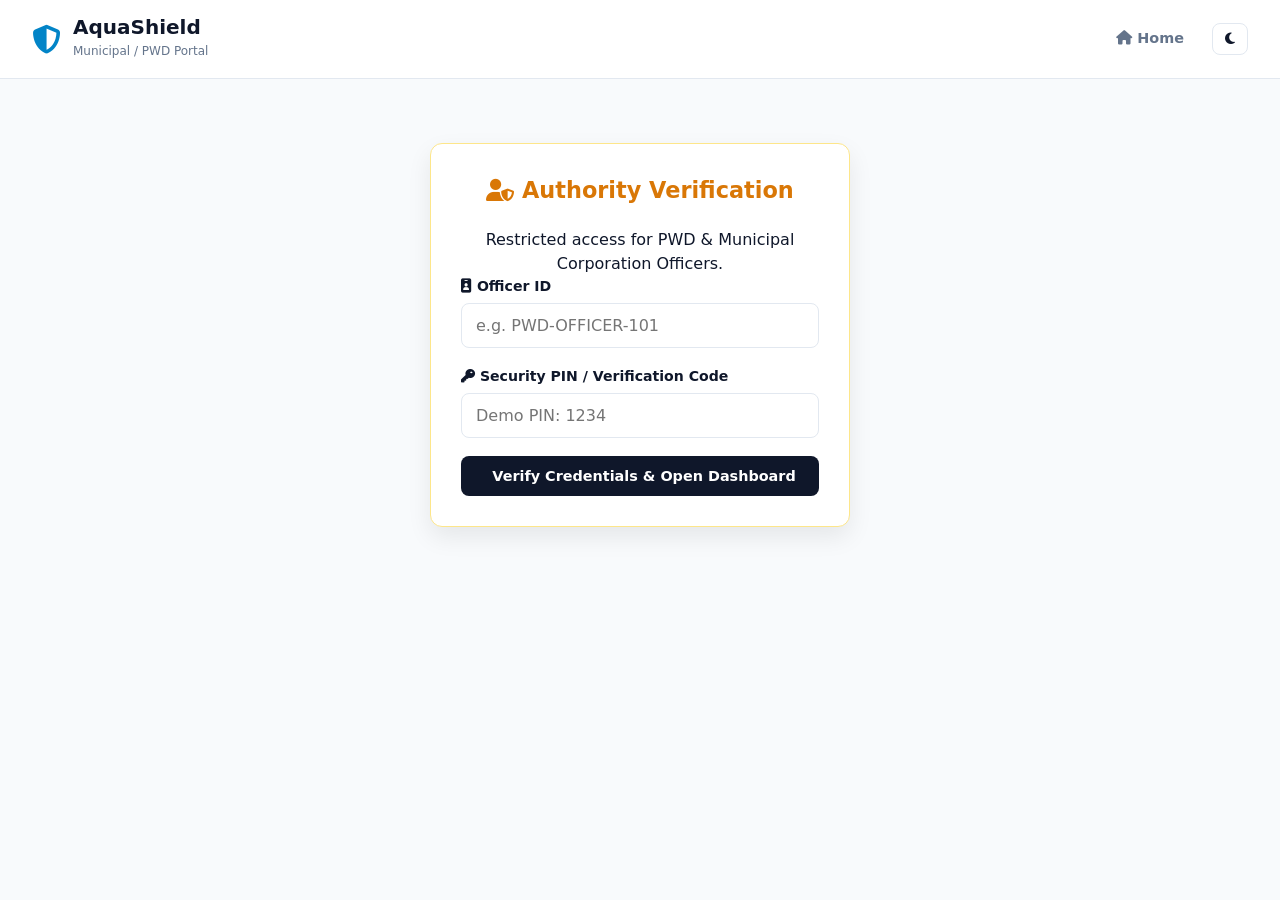
<file: officer-login.html>
<!DOCTYPE html>
<html lang="en">
<head>
    <meta charset="UTF-8">
    <meta name="viewport" content="width=device-width, initial-scale=1.0">
    <title>Officer Portal Verification - AquaShield</title>
    <link rel="stylesheet" href="https://cdnjs.cloudflare.com/ajax/libs/font-awesome/6.4.0/css/all.min.css">
    <link rel="stylesheet" href="style.css">
</head>
<body class="light-theme">

    <nav class="navbar">
        <div class="nav-brand">
            <i class="fa-solid fa-shield-halved logo-icon"></i>
            <div>
                <h1>AquaShield</h1>
                <span>Municipal / PWD Portal</span>
            </div>
        </div>
        <div class="nav-links">
            <a href="index.html" class="nav-item"><i class="fa-solid fa-house"></i> Home</a>
            <button id="themeToggle" class="theme-btn" onclick="toggleTheme()"><i class="fa-solid fa-moon"></i></button>
        </div>
    </nav>

    <main class="container">
        <div class="form-container" style="max-width:420px; margin: 3rem auto; border-color: #fde68a;">
            <div class="form-header" style="text-align:center;">
                <h2 style="color:#d97706;"><i class="fa-solid fa-user-shield"></i> Authority Verification</h2>
                <p>Restricted access for PWD & Municipal Corporation Officers.</p>
            </div>

            <form onsubmit="handleOfficerLogin(event)">
                <div class="form-group">
                    <label><i class="fa-solid fa-id-badge"></i> Officer ID</label>
                    <input type="text" id="officerId" placeholder="e.g. PWD-OFFICER-101" required>
                </div>

                <div class="form-group">
                    <label><i class="fa-solid fa-key"></i> Security PIN / Verification Code</label>
                    <input type="password" id="officerPin" placeholder="Demo PIN: 1234" required>
                </div>

                <button type="submit" class="btn btn-dark submit-btn">
                    <i class="fa-solid fa-shield-check"></i> Verify Credentials & Open Dashboard
                </button>
            </form>
        </div>
    </main>

    <script src="app.js"></script>
</body>
</html>
</file>
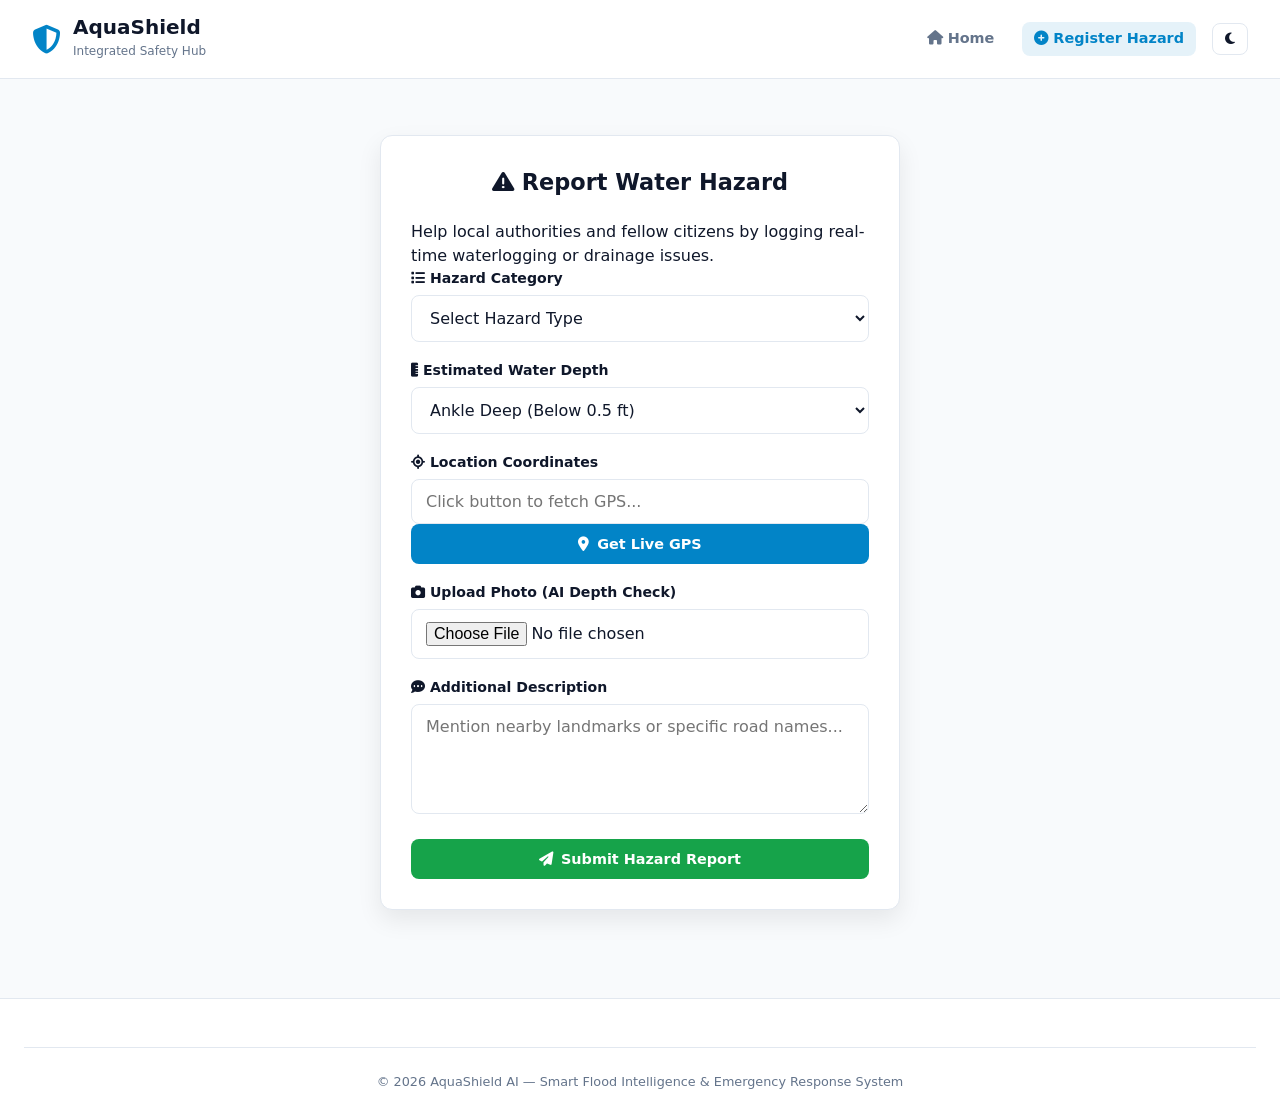
<file: report.html>
<!DOCTYPE html>
<html lang="en">
<head>
    <meta charset="UTF-8">
    <meta name="viewport" content="width=device-width, initial-scale=1.0">
    <title>Register Hazard - AquaShield</title>
    <link rel="stylesheet" href="https://cdnjs.cloudflare.com/ajax/libs/font-awesome/6.4.0/css/all.min.css">
    <link rel="stylesheet" href="style.css">
</head>
<body class="light-theme">

    <!-- Navbar -->
    <nav class="navbar">
        <div class="nav-brand">
            <i class="fa-solid fa-shield-halved logo-icon"></i>
            <div>
                <h1>AquaShield</h1>
                <span>Integrated Safety Hub</span>
            </div>
        </div>
        <div class="nav-links">
            <a href="index.html" class="nav-item"><i class="fa-solid fa-house"></i> Home</a>
            <a href="report.html" class="nav-item active"><i class="fa-solid fa-circle-plus"></i> Register Hazard</a>
            <button id="themeToggle" class="theme-btn" onclick="toggleTheme()" title="Toggle Theme">
                <i class="fa-solid fa-moon" id="themeIcon"></i>
            </button>
        </div>
    </nav>

    <!-- Main Container -->
    <main class="container">
        <div class="form-container">
            <div class="form-header">
                <h2><i class="fa-solid fa-triangle-exclamation"></i> Report Water Hazard</h2>
                <p>Help local authorities and fellow citizens by logging real-time waterlogging or drainage issues.</p>
            </div>

            <form id="hazardForm" onsubmit="handleReportSubmit(event)">
                <!-- Hazard Type -->
                <div class="form-group">
                    <label for="hazardType"><i class="fa-solid fa-list"></i> Hazard Category</label>
                    <select id="hazardType" required>
                        <option value="">Select Hazard Type</option>
                        <option value="waterlogging">Severe Waterlogging</option>
                        <option value="drain_overflow">Blocked Drain / Overflow</option>
                        <option value="open_manhole">Open / Damaged Manhole</option>
                        <option value="road_block">Submerged Road / Traffic Block</option>
                    </select>
                </div>

                <!-- Estimated Depth -->
                <div class="form-group">
                    <label for="waterDepth"><i class="fa-solid fa-ruler-vertical"></i> Estimated Water Depth</label>
                    <select id="waterDepth" required>
                        <option value="ankle">Ankle Deep (Below 0.5 ft)</option>
                        <option value="knee">Knee Deep (0.5 ft - 1.5 ft)</option>
                        <option value="waist">Waist Deep (1.5 ft - 3 ft)</option>
                        <option value="severe">Critical (Above 3 ft / Vehicle Submerged)</option>
                    </select>
                </div>

                <!-- GPS Location Fetcher -->
                <div class="form-group">
                    <label><i class="fa-solid fa-location-crosshairs"></i> Location Coordinates</label>
                    <div class="location-box">
                        <input type="text" id="locationInput" placeholder="Click button to fetch GPS..." readonly required>
                        <button type="button" class="btn btn-blue loc-btn" onclick="fetchLiveLocation()">
                            <i class="fa-solid fa-location-dot"></i> Get Live GPS
                        </button>
                    </div>
                    <small id="locationStatus" class="status-txt"></small>
                </div>

                <!-- Image Upload -->
                <div class="form-group">
                    <label for="hazardImage"><i class="fa-solid fa-camera"></i> Upload Photo (AI Depth Check)</label>
                    <input type="file" id="hazardImage" accept="image/*" class="file-input">
                </div>

                <!-- Additional Details -->
                <div class="form-group">
                    <label for="description"><i class="fa-solid fa-comment-dots"></i> Additional Description</label>
                    <textarea id="description" rows="3" placeholder="Mention nearby landmarks or specific road names..."></textarea>
                </div>

                <!-- Submit Button -->
                <button type="submit" class="btn btn-green submit-btn">
                    <i class="fa-solid fa-paper-plane"></i> Submit Hazard Report
                </button>
            </form>
        </div>
    </main>

    <!-- Footer -->
    <footer class="footer">
        <div class="footer-bottom">
            <p>© 2026 AquaShield AI — Smart Flood Intelligence & Emergency Response System</p>
        </div>
    </footer>

    <script src="app.js"></script>
</body>
</html>
</file>
<file: style.css>
/* ==========================================================================
   AquaShield AI - Integrated Global & Responsive Stylesheet
   ========================================================================== */

/* --------------------------------------------------------------------------
   1. ROOT VARIABLES & THEMES (ORIGINAL COLORS)
   -------------------------------------------------------------------------- */
:root {
    --bg-main: #f8fafc;
    --card-bg: #ffffff;
    --text-primary: #0f172a;
    --text-secondary: #64748b;
    --border-color: #e2e8f0;
    
    --primary-blue: #0284c7;
    --accent-green: #16a34a;
    --accent-red: #dc2626;
    --accent-orange: #ea580c;
    --dark-bg: #0f172a;
    
    --radius-sm: 8px;
    --radius-md: 12px;
    --radius-lg: 18px;
    --shadow-sm: 0 2px 8px rgba(0,0,0,0.04);
    --shadow-md: 0 10px 25px rgba(0,0,0,0.08);
}

.dark-theme {
    --bg-main: #0b0f19;
    --card-bg: #1e293b;
    --text-primary: #f8fafc;
    --text-secondary: #94a3b8;
    --border-color: #334155;
}

/* --------------------------------------------------------------------------
   2. BASE RESET & TYPOGRAPHY
   -------------------------------------------------------------------------- */
* {
    margin: 0;
    padding: 0;
    box-sizing: border-box;
    font-family: 'Segoe UI', system-ui, -apple-system, sans-serif;
}

body {
    background-color: var(--bg-main);
    color: var(--text-primary);
    line-height: 1.5;
    transition: background-color 0.3s, color 0.3s;
    overflow-x: hidden;
    min-height: 100vh;
}

/* --------------------------------------------------------------------------
   3. NAVBAR
   -------------------------------------------------------------------------- */
.navbar {
    display: flex;
    justify-content: space-between;
    align-items: center;
    padding: 1rem 2rem;
    background: var(--card-bg);
    border-bottom: 1px solid var(--border-color);
    position: sticky;
    top: 0;
    z-index: 100;
}

.nav-brand {
    display: flex;
    align-items: center;
    gap: 12px;
}

.logo-icon {
    font-size: 1.8rem;
    color: var(--primary-blue);
}

.nav-brand h1 {
    font-size: 1.25rem;
    line-height: 1.1;
}

.nav-brand span {
    font-size: 0.75rem;
    color: var(--text-secondary);
}

.nav-links {
    display: flex;
    align-items: center;
    gap: 1rem;
}

.nav-item {
    text-decoration: none;
    color: var(--text-secondary);
    font-weight: 600;
    font-size: 0.9rem;
    padding: 6px 12px;
    border-radius: var(--radius-sm);
    transition: 0.2s;
}

.nav-item.active, .nav-item:hover {
    color: var(--primary-blue);
    background: rgba(2, 132, 199, 0.1);
}

.theme-btn {
    background: transparent;
    border: 1px solid var(--border-color);
    padding: 8px 12px;
    border-radius: var(--radius-sm);
    cursor: pointer;
    color: var(--text-primary);
    display: flex;
    align-items: center;
    justify-content: center;
}

/* --------------------------------------------------------------------------
   4. HERO SECTION
   -------------------------------------------------------------------------- */
.hero-section {
    padding: 2rem 1.5rem;
    max-width: 1200px;
    margin: 0 auto;
}

.hero-card {
    background: linear-gradient(135deg, #0284c7 0%, #0369a1 100%);
    color: #fff;
    padding: 2.5rem;
    border-radius: var(--radius-lg);
    box-shadow: var(--shadow-md);
}

.status-badge {
    display: inline-flex;
    align-items: center;
    gap: 8px;
    background: rgba(255,255,255,0.2);
    padding: 4px 12px;
    border-radius: 20px;
    font-size: 0.8rem;
    margin-bottom: 1rem;
}

.pulse-dot {
    width: 8px;
    height: 8px;
    background: #22c55e;
    border-radius: 50%;
    box-shadow: 0 0 8px #22c55e;
}

.hero-card h2 {
    font-size: 1.8rem;
    margin-bottom: 0.8rem;
}

.hero-card p {
    opacity: 0.9;
    max-width: 700px;
    font-size: 0.95rem;
}

/* --------------------------------------------------------------------------
   5. MAIN CONTAINER, CARDS & GRIDS
   -------------------------------------------------------------------------- */
.container {
    max-width: 1200px;
    margin: 0 auto;
    padding: 1rem 1.5rem 3rem 1.5rem;
}

.section-title {
    margin: 2rem 0 1rem 0;
    font-size: 1.1rem;
    color: var(--text-primary);
}

.services-grid {
    display: grid;
    grid-template-columns: repeat(auto-fit, minmax(260px, 1fr));
    gap: 1.5rem;
}

.card {
    background: var(--card-bg);
    border: 1px solid var(--border-color);
    padding: 1.5rem;
    border-radius: var(--radius-md);
    box-shadow: var(--shadow-sm);
    position: relative;
    display: flex;
    flex-direction: column;
}

.sub-label {
    font-size: 0.7rem;
    font-weight: 700;
    color: var(--text-secondary);
    text-transform: uppercase;
    letter-spacing: 0.5px;
    margin-top: 0.5rem;
}

.card h4 {
    margin: 0.2rem 0 0.5rem 0;
    font-size: 1.15rem;
}

.card p {
    color: var(--text-secondary);
    font-size: 0.85rem;
    margin-bottom: 1.5rem;
    flex: 1;
}

.card-icon {
    width: 42px;
    height: 42px;
    border-radius: 10px;
    display: flex;
    align-items: center;
    justify-content: center;
    font-size: 1.2rem;
}

.icon-green { background: #dcfce7; color: #16a34a; }
.icon-blue { background: #e0f2fe; color: #0284c7; }
.icon-red { background: #fee2e2; color: #dc2626; }
.icon-orange { background: #ffedd5; color: #ea580c; }

/* --------------------------------------------------------------------------
   6. STATS & ANALYTICAL CARDS
   -------------------------------------------------------------------------- */
.stats-container, .stats-grid {
    display: grid;
    grid-template-columns: repeat(4, 1fr);
    gap: 1rem;
    margin-bottom: 1.5rem;
}

.stat-box, .stat-card {
    background: var(--card-bg);
    border: 1px solid var(--border-color);
    padding: 1.2rem;
    border-radius: var(--radius-md);
    box-shadow: var(--shadow-sm);
    text-align: center;
}

.stat-box h3, .stat-card h3 {
    font-size: 1.8rem;
    font-weight: 700;
    color: var(--primary-blue);
}

.stat-box p, .stat-card p {
    font-size: 0.8rem;
    color: var(--text-secondary);
    font-weight: 600;
    margin-top: 4px;
}

#areaGrid {
    display: grid;
    grid-template-columns: repeat(auto-fill, minmax(200px, 1fr));
    gap: 1rem;
    margin-top: 1rem;
}

.area-item {
    background: var(--card-bg);
    border: 1px solid var(--border-color);
    padding: 0.85rem 1rem;
    border-radius: var(--radius-sm);
    display: flex;
    justify-content: space-between;
    align-items: center;
}

.badge-solved {
    background: #d1fae5;
    color: #059669;
    padding: 2px 8px;
    border-radius: 10px;
    font-size: 0.72rem;
    font-weight: bold;
}

.badge-pending {
    background: #ffe4e6;
    color: #e11d48;
    padding: 2px 8px;
    border-radius: 10px;
    font-size: 0.72rem;
    font-weight: bold;
    margin-left: 4px;
}

/* --------------------------------------------------------------------------
   7. BUTTONS
   -------------------------------------------------------------------------- */
.btn {
    width: 100%;
    padding: 12px;
    border: none;
    border-radius: var(--radius-sm);
    font-weight: 600;
    cursor: pointer;
    display: inline-flex;
    align-items: center;
    justify-content: center;
    gap: 8px;
    transition: 0.2s;
    text-decoration: none;
    font-size: 0.9rem;
}

.btn-green { background: var(--accent-green); color: #fff; }
.btn-blue { background: var(--primary-blue); color: #fff; }
.btn-red { background: var(--accent-red); color: #fff; }
.btn-dark { background: var(--dark-bg); color: #fff; }

.btn:active {
    transform: scale(0.98);
}

/* --------------------------------------------------------------------------
   8. SPECIALIZATIONS GRID
   -------------------------------------------------------------------------- */
.specs-grid {
    display: grid;
    grid-template-columns: repeat(auto-fit, minmax(220px, 1fr));
    gap: 1rem;
}

.spec-card {
    background: var(--card-bg);
    border: 1px solid var(--border-color);
    padding: 1rem;
    border-radius: var(--radius-sm);
    display: flex;
    align-items: center;
    gap: 12px;
    cursor: pointer;
    transition: transform 0.2s, box-shadow 0.2s;
}

.spec-card:hover {
    transform: translateY(-2px);
    box-shadow: var(--shadow-sm);
}

.spec-icon {
    font-size: 1.4rem;
    color: var(--primary-blue);
}

.spec-info h5 {
    font-size: 0.9rem;
    margin-bottom: 2px;
}

.spec-info p {
    font-size: 0.75rem;
    color: var(--text-secondary);
}

/* --------------------------------------------------------------------------
   9. FORMS & LOGIN CARDS
   -------------------------------------------------------------------------- */
.login-card, 
.complaint-card, 
.form-card, 
.form-container, 
.complaint-container {
    background: var(--card-bg);
    max-width: 520px;
    width: 100%;
    margin: 40px auto;
    padding: 30px;
    border-radius: var(--radius-md);
    box-shadow: var(--shadow-md);
    border: 1px solid var(--border-color);
}

.login-card h2, 
.complaint-card h2, 
.form-container h2, 
.complaint-container h2 {
    color: var(--text-primary);
    font-size: 1.4rem;
    font-weight: 700;
    margin-bottom: 20px;
    text-align: center;
}

.form-group {
    margin-bottom: 18px;
    text-align: left;
}

.form-group label {
    display: block;
    font-size: 0.88rem;
    font-weight: 600;
    color: var(--text-primary);
    margin-bottom: 6px;
}

.form-group input, 
.form-group select, 
.form-group textarea,
.complaint-form input, 
.complaint-form select, 
.complaint-form textarea,
.modal-input {
    width: 100%;
    padding: 12px 14px;
    border: 1px solid var(--border-color);
    border-radius: var(--radius-sm);
    font-size: 16px;
    background-color: var(--card-bg);
    color: var(--text-primary);
    box-sizing: border-box;
    transition: border-color 0.2s ease, box-shadow 0.2s ease;
}

.form-group input:focus, 
.form-group select:focus, 
.form-group textarea:focus,
.modal-input:focus {
    border-color: var(--primary-blue);
    box-shadow: 0 0 0 3px rgba(2, 132, 199, 0.15);
    outline: none;
}

.form-group textarea {
    resize: vertical;
    min-height: 110px;
}

.btn-primary, 
.btn-submit,
.complaint-form button[type="submit"] {
    width: 100%;
    background-color: var(--primary-blue);
    color: #ffffff;
    padding: 13px;
    font-size: 1rem;
    font-weight: 600;
    border: none;
    border-radius: var(--radius-sm);
    cursor: pointer;
    transition: background-color 0.2s ease, transform 0.1s ease;
}

.btn-primary:hover, 
.btn-submit:hover,
.complaint-form button[type="submit"]:hover {
    background-color: #0369a1;
}

.btn-primary:active {
    transform: scale(0.98);
}

/* --------------------------------------------------------------------------
   10. TABLES
   -------------------------------------------------------------------------- */
.table-responsive {
    width: 100%;
    overflow-x: auto;
    -webkit-overflow-scrolling: touch;
    margin-top: 1rem;
    border-radius: var(--radius-sm);
    border: 1px solid var(--border-color);
}

table {
    width: 100%;
    border-collapse: collapse;
    background: var(--card-bg);
    min-width: 600px;
}

th, td {
    padding: 12px 14px;
    text-align: left;
    font-size: 0.85rem;
    border-bottom: 1px solid var(--border-color);
}

th {
    background: var(--bg-main);
    color: var(--text-secondary);
    font-weight: 700;
}

/* --------------------------------------------------------------------------
   11. MODAL OVERLAY STYLES
   -------------------------------------------------------------------------- */
.modal {
    display: none;
    position: fixed;
    top: 0;
    left: 0;
    width: 100%;
    height: 100%;
    background: rgba(15, 23, 42, 0.6);
    backdrop-filter: blur(4px);
    z-index: 1000;
    align-items: center;
    justify-content: center;
    padding: 1rem;
}

.modal-content {
    background: var(--card-bg);
    width: 100%;
    max-width: 480px;
    padding: 1.5rem;
    border-radius: var(--radius-md);
    box-shadow: var(--shadow-md);
    border: 1px solid var(--border-color);
    position: relative;
}

.spec-result-box {
    margin-top: 1rem;
    padding: 12px;
    background: var(--bg-main);
    border-radius: var(--radius-sm);
    border: 1px solid var(--border-color);
    font-size: 0.85rem;
}

/* --------------------------------------------------------------------------
   12. FOOTER
   -------------------------------------------------------------------------- */
.footer {
    background: var(--card-bg);
    border-top: 1px solid var(--border-color);
    padding: 3rem 1.5rem 1rem 1.5rem;
}

.footer-grid {
    max-width: 1200px;
    margin: 0 auto;
    display: grid;
    grid-template-columns: repeat(auto-fit, minmax(220px, 1fr));
    gap: 2rem;
    margin-bottom: 2rem;
}

.footer-col h5 {
    font-size: 0.85rem;
    color: var(--text-secondary);
    margin-bottom: 1rem;
}

.footer-col ul { list-style: none; }
.footer-col ul li { margin-bottom: 8px; font-size: 0.85rem; }
.footer-col a { color: var(--primary-blue); text-decoration: none; }

.footer-bottom {
    text-align: center;
    border-top: 1px solid var(--border-color);
    padding-top: 1.5rem;
    font-size: 0.8rem;
    color: var(--text-secondary);
}

/* ==========================================================================
   13. COMPREHENSIVE RESPONSIVE MEDIA QUERIES
   ========================================================================== */
@media (max-width: 992px) {
    .stats-container, .stats-grid {
        grid-template-columns: repeat(2, 1fr);
    }
}

@media (max-width: 768px) {
    .navbar {
        padding: 0.8rem 1rem;
    }

    .nav-brand h1 {
        font-size: 1.1rem;
    }

    .nav-brand span {
        display: none;
    }

    .nav-links {
        gap: 0.4rem;
    }

    .nav-item {
        padding: 5px 8px;
        font-size: 0.8rem;
    }

    .hero-section {
        padding: 1rem;
    }

    .hero-card {
        padding: 1.5rem 1.2rem;
        border-radius: var(--radius-md);
    }

    .hero-card h2 {
        font-size: 1.35rem;
    }

    .hero-card p {
        font-size: 0.85rem;
    }

    .status-badge {
        font-size: 0.72rem;
    }

    .container {
        padding: 0.5rem 1rem 2rem 1rem;
    }

    .services-grid, 
    .specs-grid, 
    .footer-grid {
        grid-template-columns: 1fr;
        gap: 1rem;
    }

    .login-card, 
    .complaint-card, 
    .form-card, 
    .form-container, 
    .complaint-container {
        margin: 20px auto;
        padding: 20px 16px;
        width: 100%;
        box-shadow: var(--shadow-sm);
    }

    .btn, 
    .btn-primary, 
    .btn-submit {
        padding: 14px;
        font-size: 0.95rem;
    }
}

@media (max-width: 520px) {
    .stats-container, .stats-grid {
        grid-template-columns: 1fr 1fr;
        gap: 8px;
    }

    .stat-box, .stat-card {
        padding: 0.8rem;
    }

    .stat-box h3, .stat-card h3 {
        font-size: 1.4rem;
    }

    .stat-box p, .stat-card p {
        font-size: 0.72rem;
    }
}
</file>
